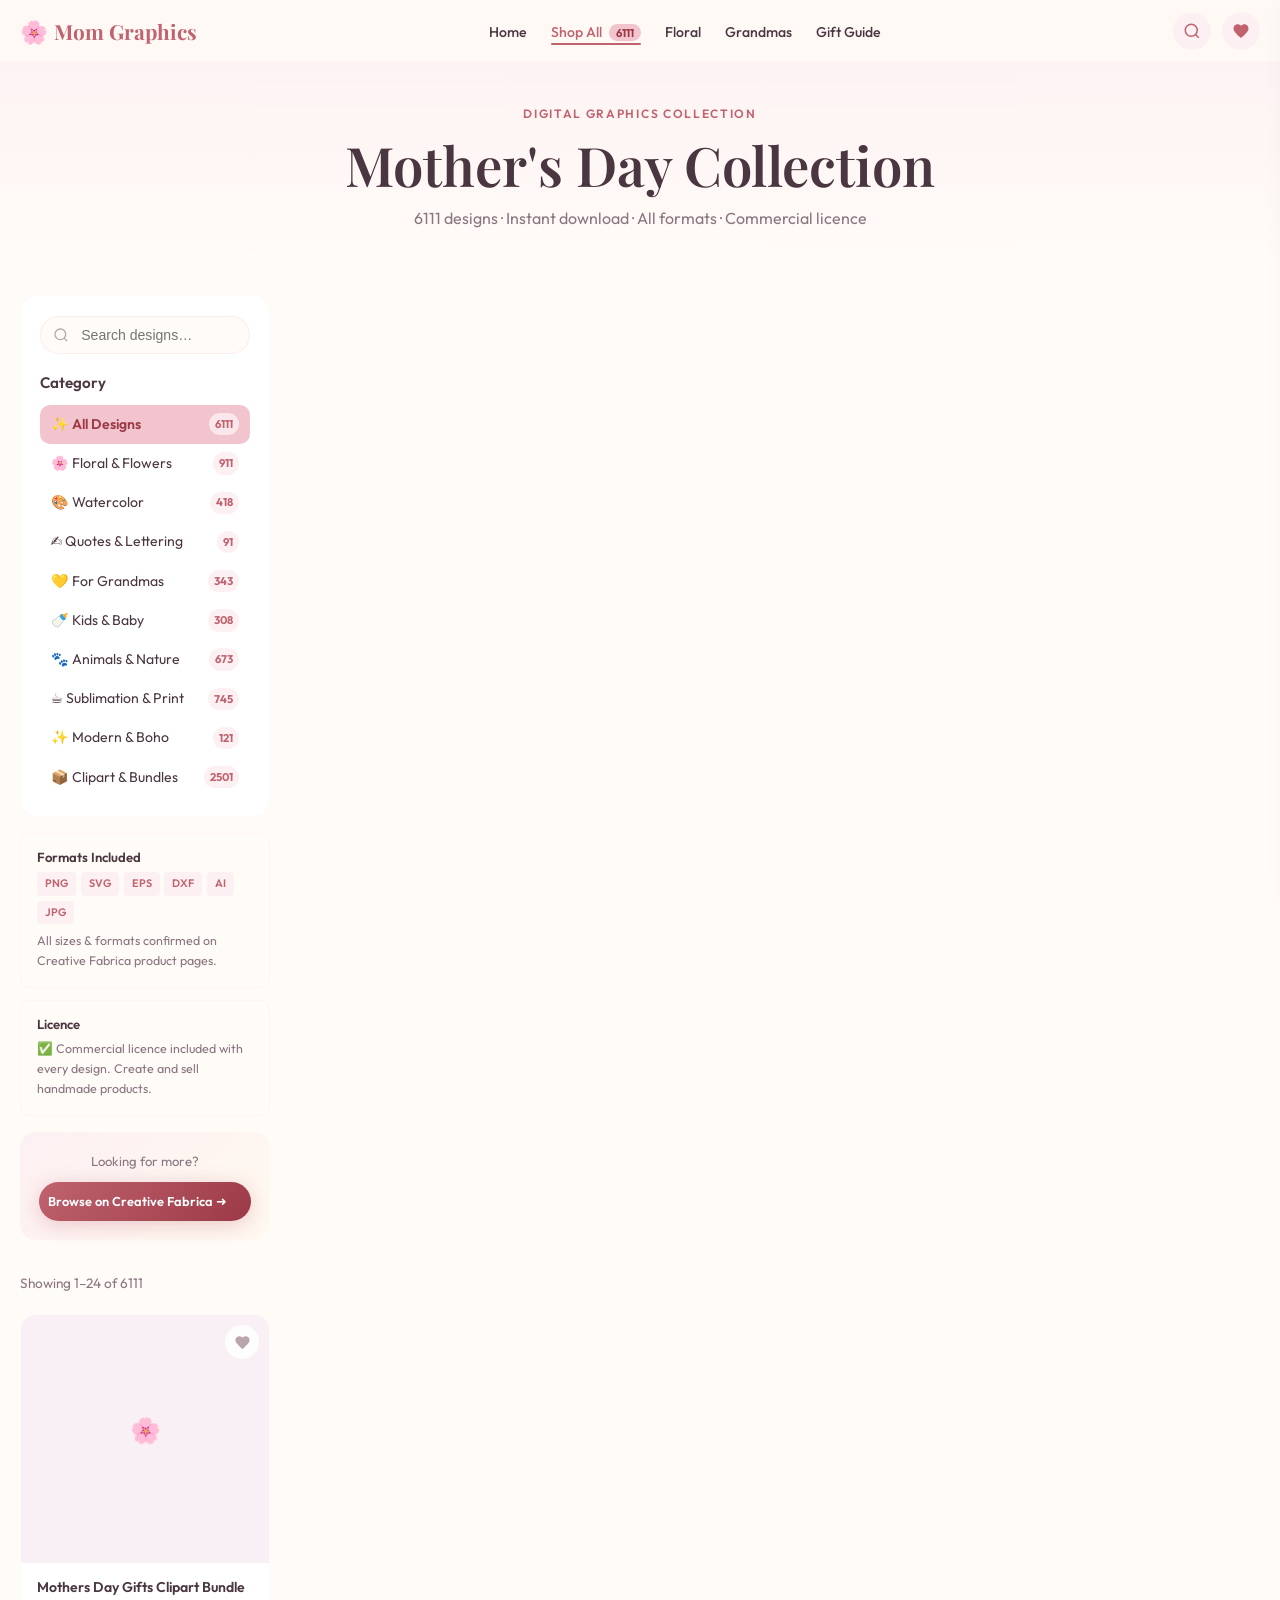
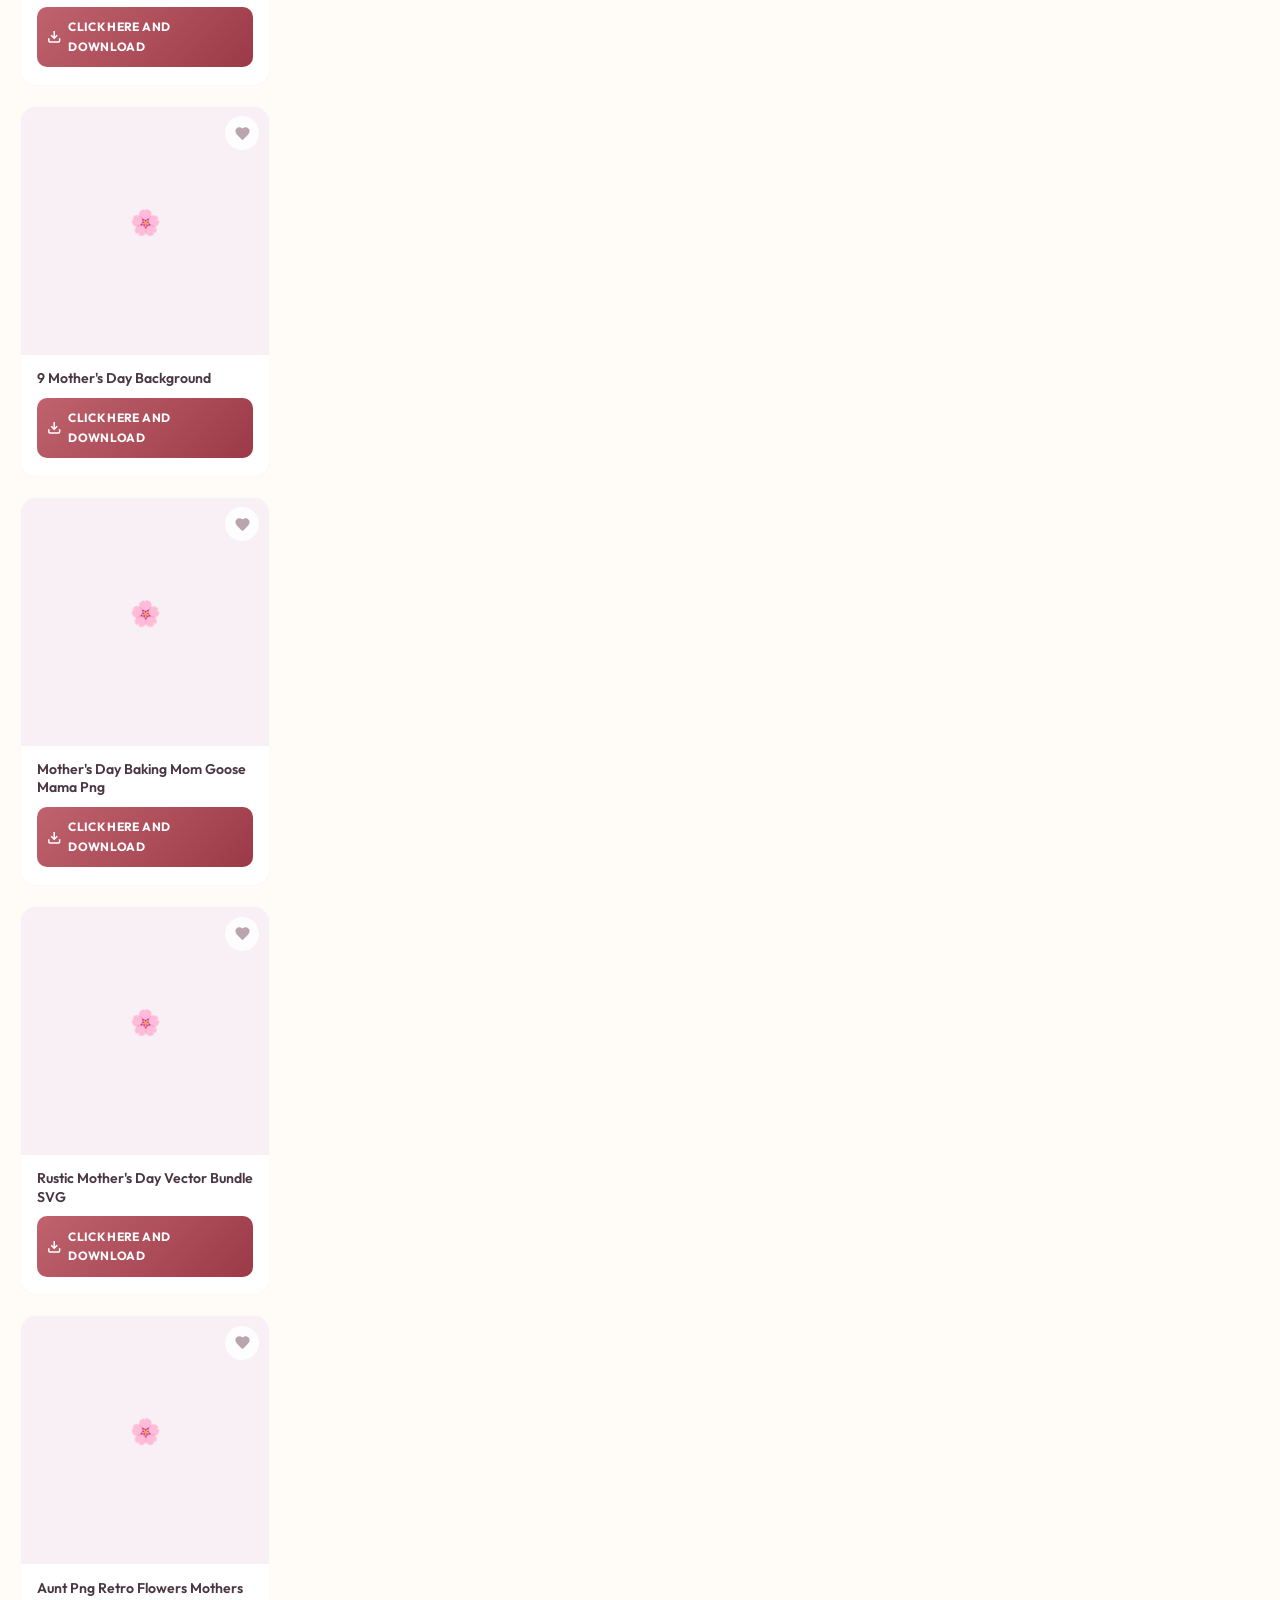
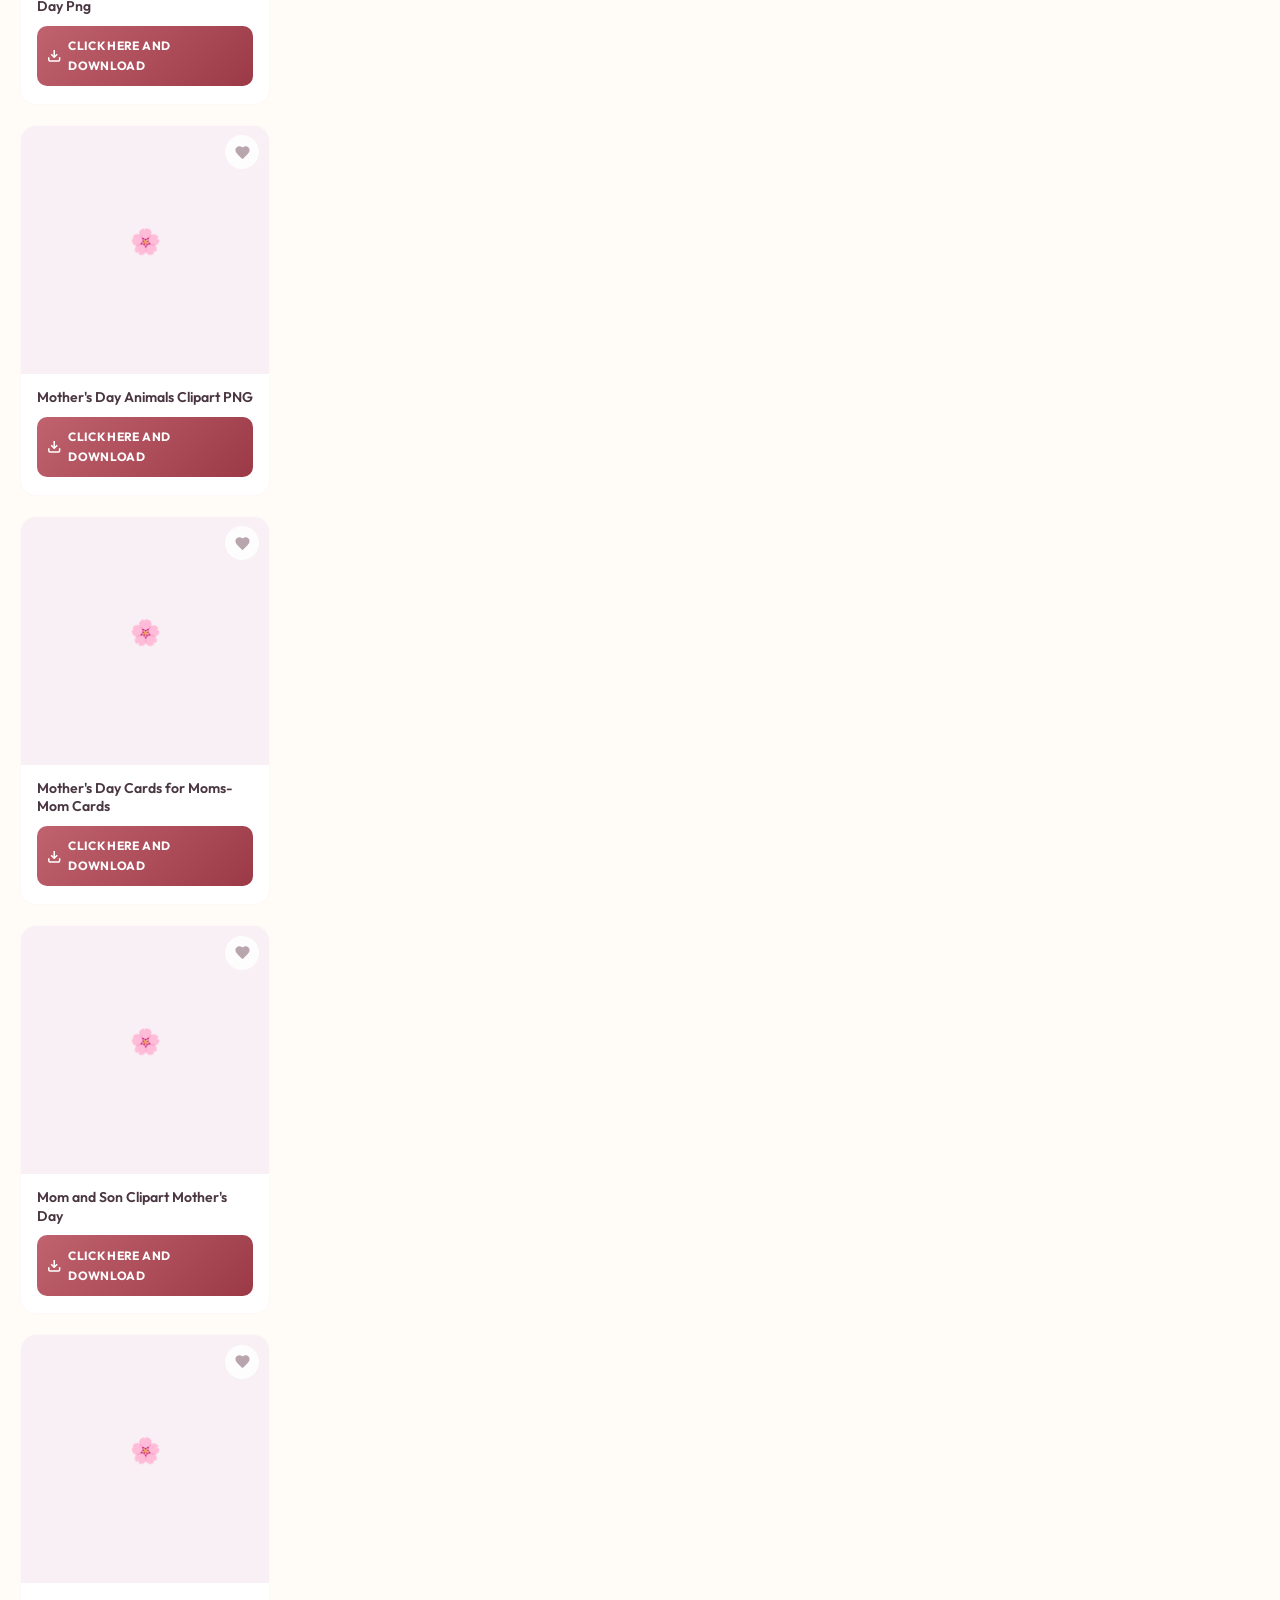
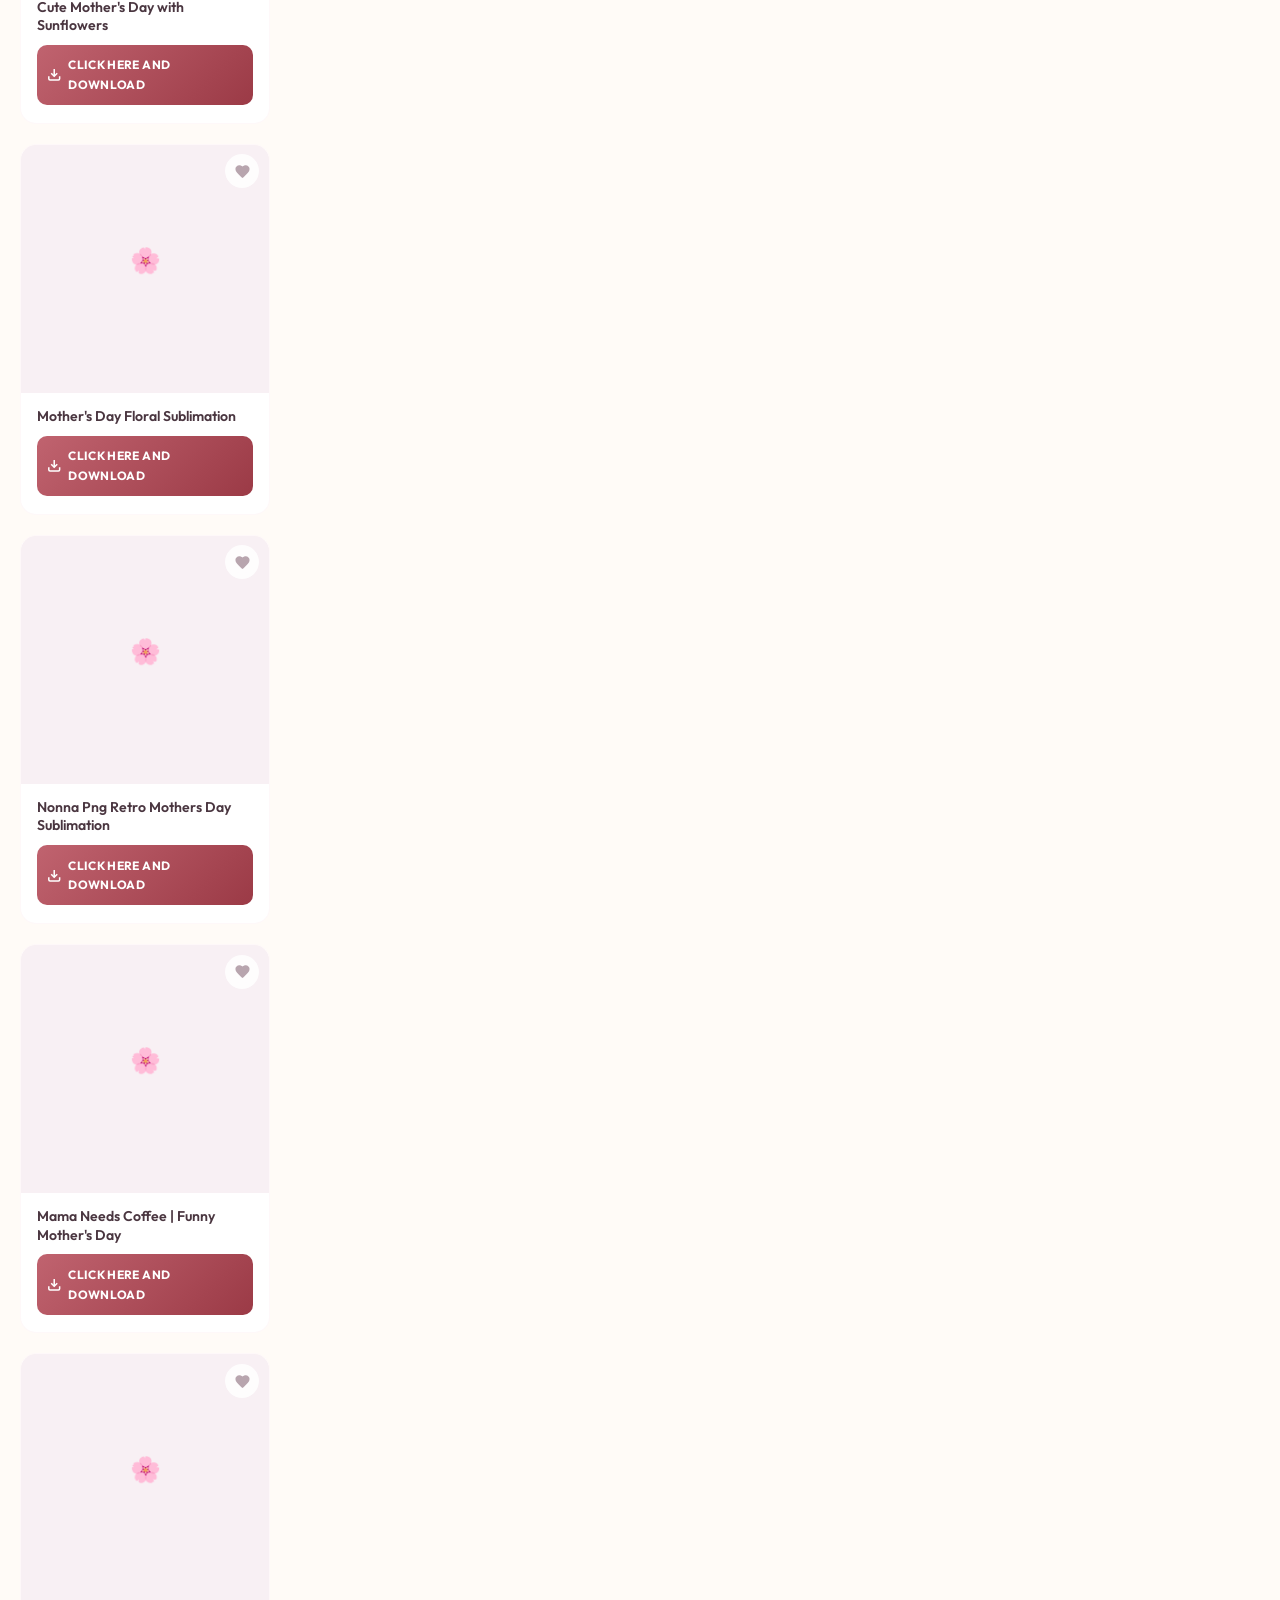
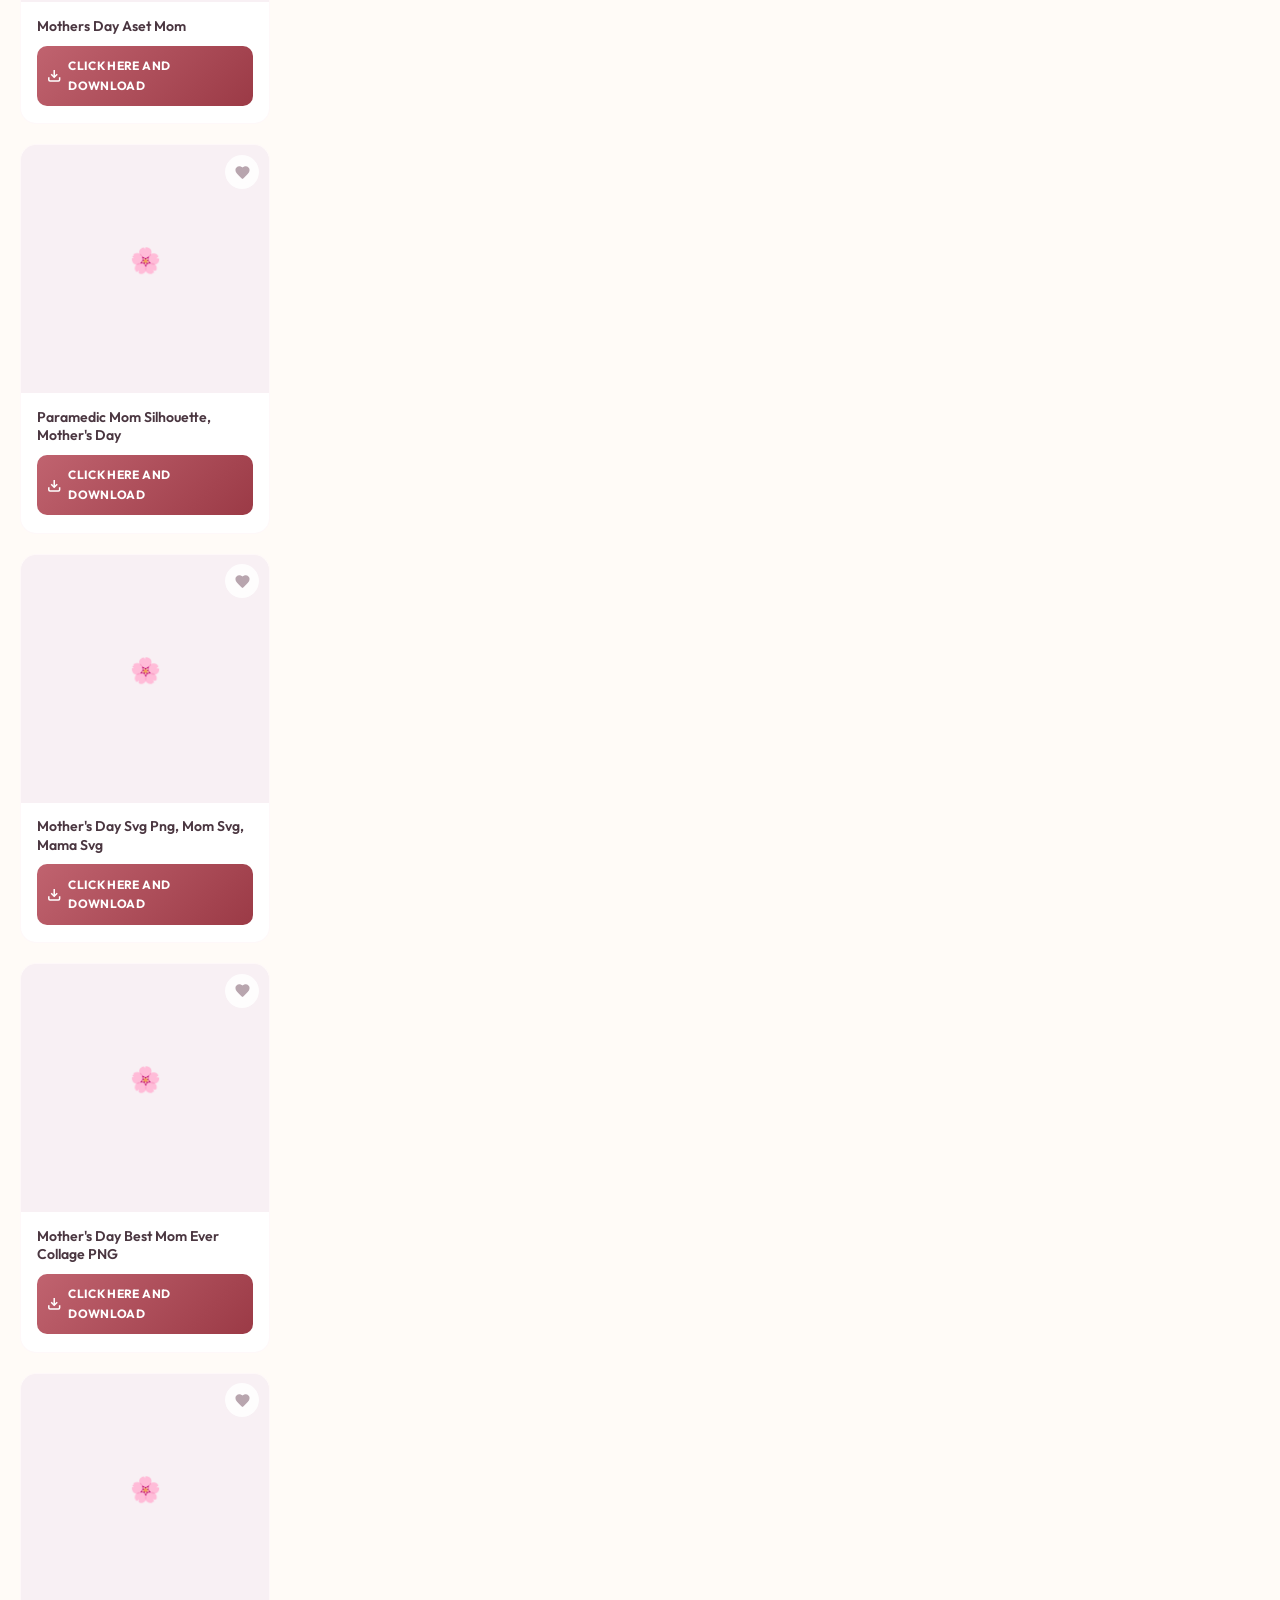
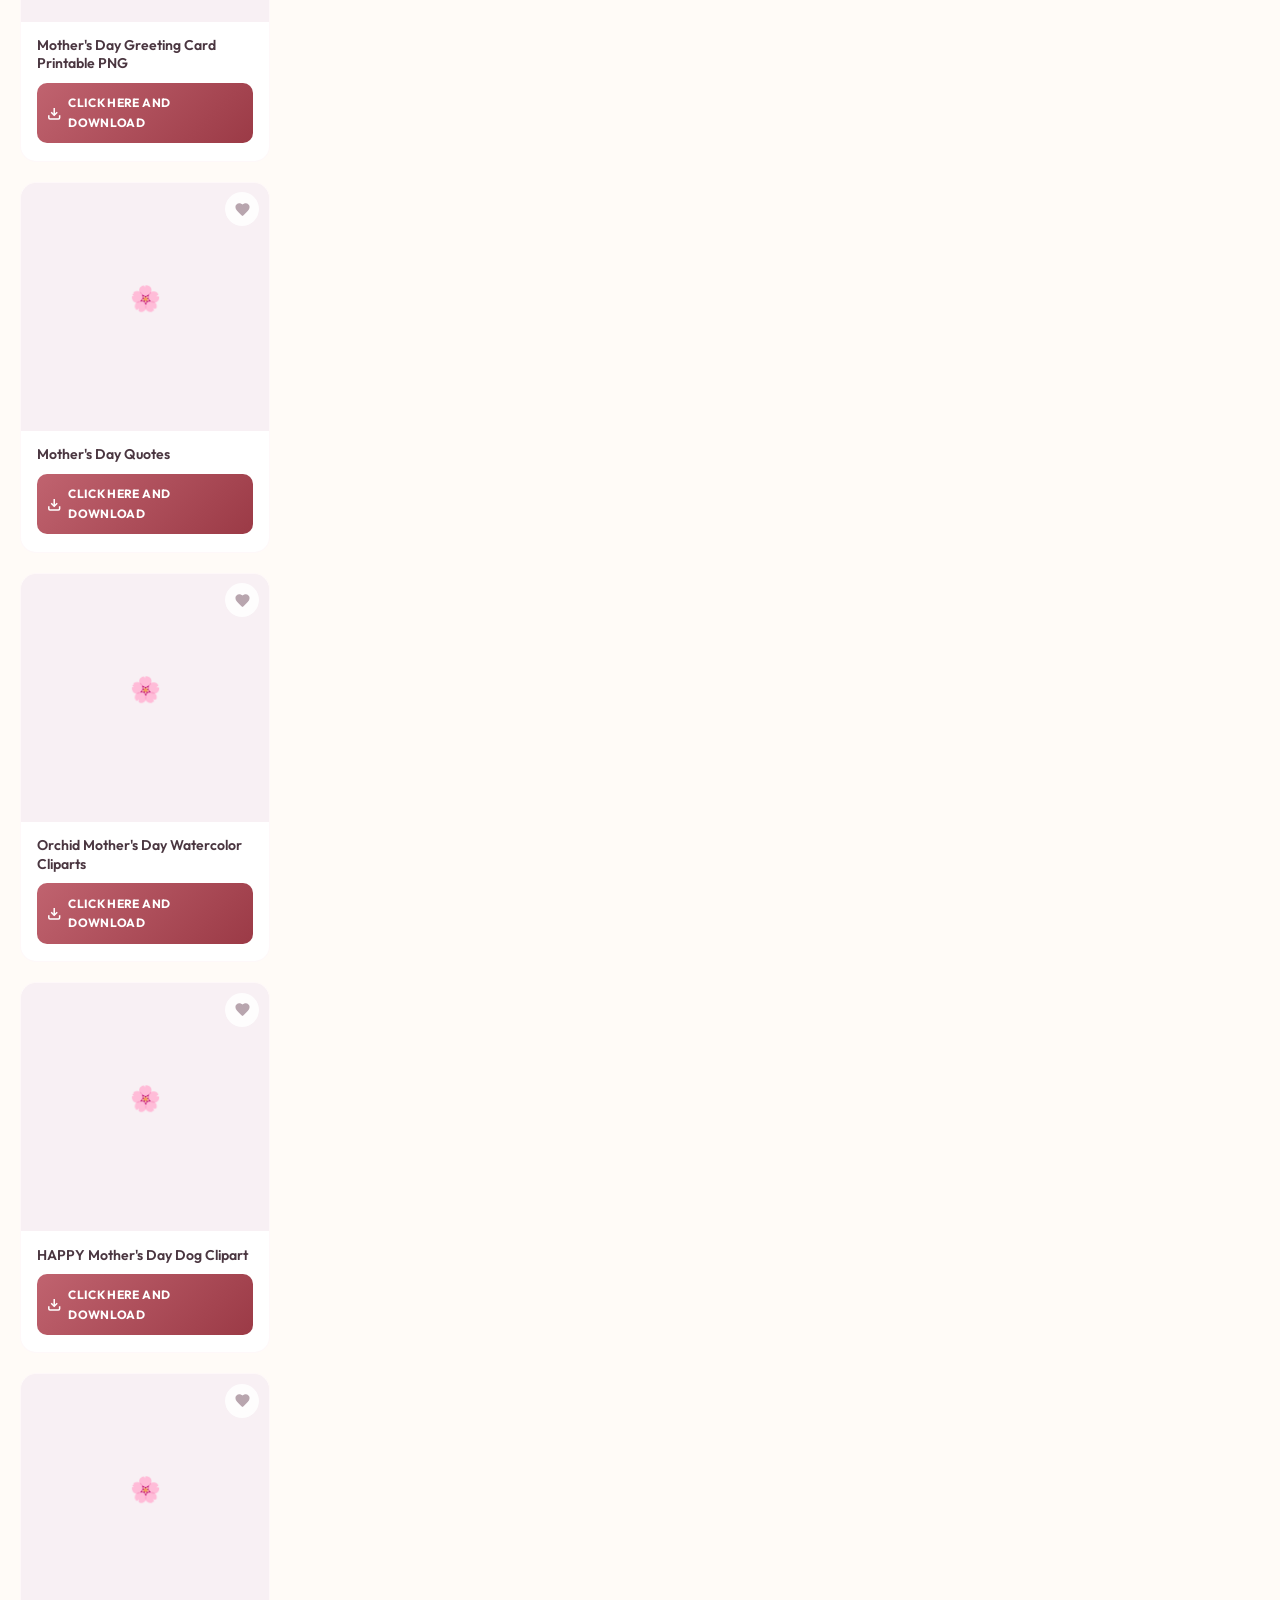
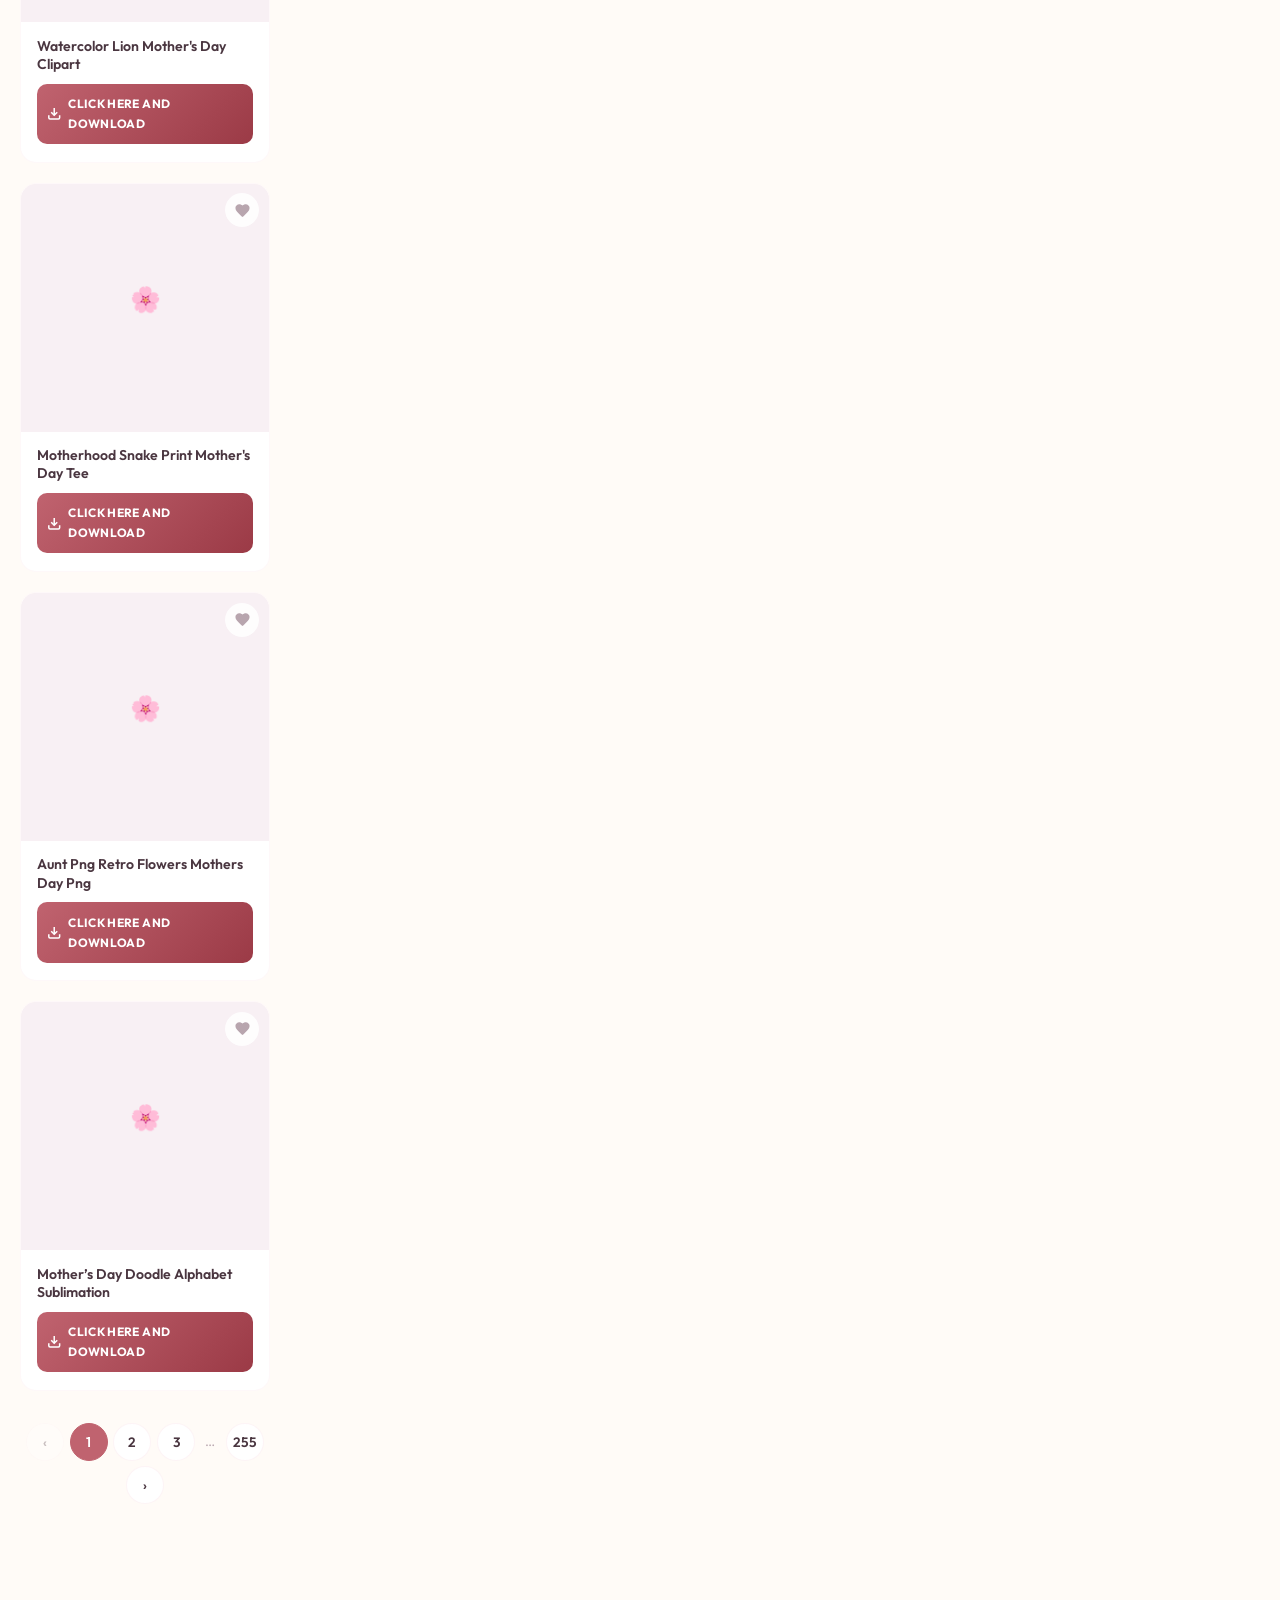
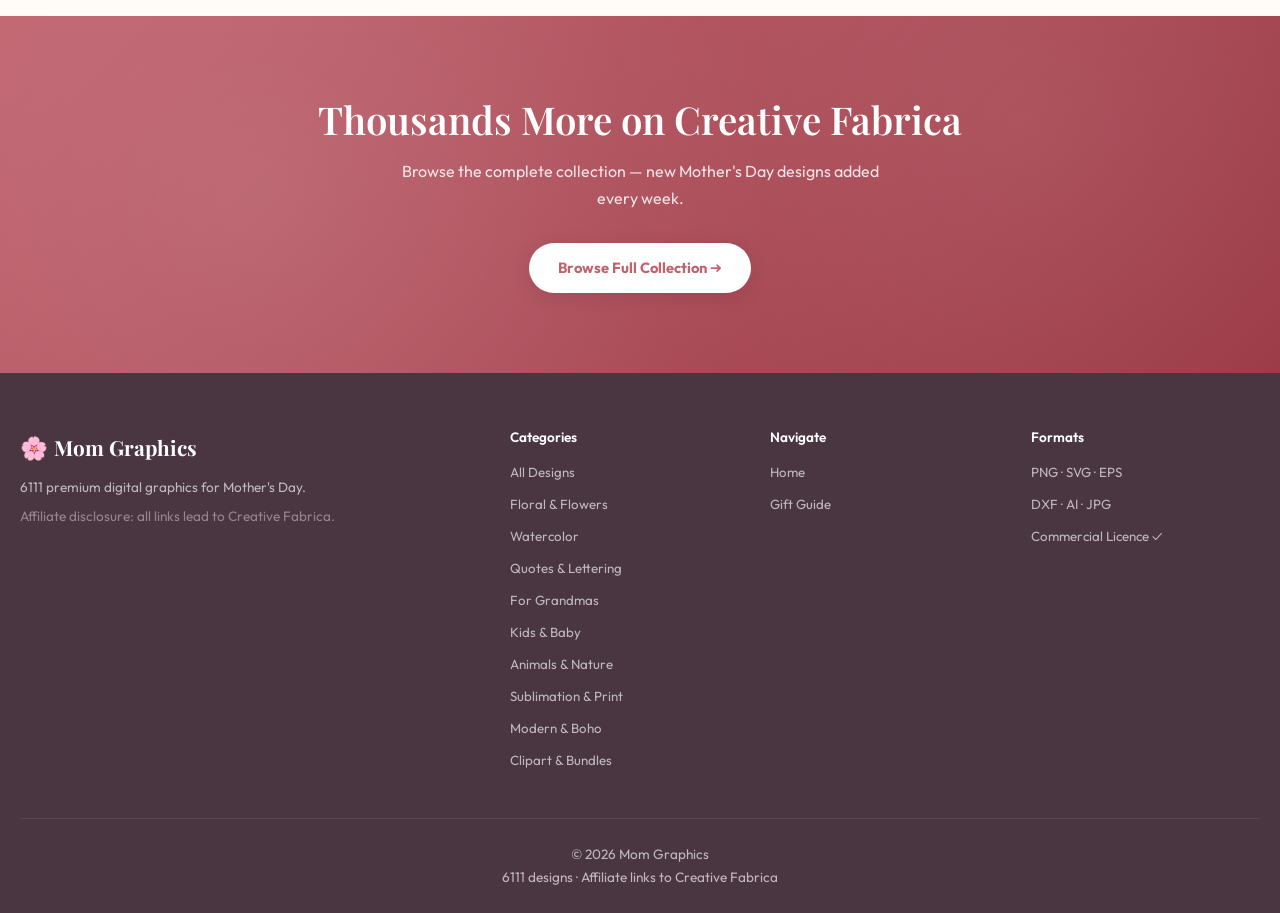
<file: shop.html>
<!DOCTYPE html>
<html lang="en">
<head>
<meta charset="UTF-8">
<meta name="viewport" content="width=device-width,initial-scale=1">
<title>Shop All Designs – Mother's Day Graphics</title>
<meta name="description" content="Browse 6100+ Mother's Day digital graphics. Filter by category, search by name. PNG, SVG, EPS formats. Instant download.">
<link rel="stylesheet" href="style.css">
<link rel="icon" href="data:image/svg+xml,<svg xmlns='http://www.w3.org/2000/svg' viewBox='0 0 100 100'><text y='.9em' font-size='90'>🌸</text></svg>">
</head>
<body>

<!-- SEARCH MODAL -->
<div id="srModal"><div id="srBg"></div>
<div class="sr-box">
  <button class="sr-close" onclick="closeSr()">✕</button>
  <div class="search-w"><svg viewBox="0 0 24 24" fill="none" stroke="currentColor" stroke-width="2"><circle cx="11" cy="11" r="8"/><line x1="21" y1="21" x2="16.65" y2="16.65"/></svg>
  <input type="text" id="msi" placeholder="Search designs…"></div>
  <div id="msr"></div>
</div></div>

<!-- DRAWER -->
<div id="drawer">
  <div class="dr-h"><h3>My Wishlist 🤍</h3><button class="dr-close" onclick="closeD()">✕</button></div>
  <div class="dr-body" id="dList"></div>
  <div class="dr-footer"><a href="https://www.creativefabrica.com/search/ref/20531415/?query=mother&type=Graphics" target="_blank" rel="noopener" class="btn btn-p" style="width:100%;font-size:.82rem;padding:.6rem">Shop All on Creative Fabrica ➜</a></div>
</div>
<div id="dOverlay"></div>

<!-- HEADER -->
<header class="hdr">
<div class="hdr-in">
  <a href="index.html" class="logo"><span>🌸</span> Mom Graphics</a>
  <button class="ham" onclick="toggleNav()" aria-label="Menu"><span></span><span></span><span></span></button>
  <ul class="nav-links">
    <li><a href="index.html">Home</a></li>
    <li><a href="shop.html" class="active">Shop All <span class="cnt" id="navCnt"></span></a></li>
    <li><a href="shop.html?cat=floral">Floral</a></li>
    <li><a href="shop.html?cat=grandma">Grandmas</a></li>
    <li><a href="gift-guide.html">Gift Guide</a></li>
  </ul>
  <div class="nav-act">
    <button class="ico-btn" onclick="openSr()" aria-label="Search"><svg viewBox="0 0 24 24" fill="none" stroke="var(--rose)" stroke-width="2"><circle cx="11" cy="11" r="8"/><line x1="21" y1="21" x2="16.65" y2="16.65"/></svg></button>
    <button class="ico-btn" onclick="openD()" aria-label="Wishlist"><svg viewBox="0 0 24 24" fill="var(--rose)"><path d="M12 21.35l-1.45-1.32C5.4 15.36 2 12.28 2 8.5 2 5.42 4.42 3 7.5 3c1.74 0 3.41.81 4.5 2.09C13.09 3.81 14.76 3 16.5 3 19.58 3 22 5.42 22 8.5c0 3.78-3.4 6.86-8.55 11.54L12 21.35z"/></svg><span class="wc">0</span></button>
  </div>
</div>
</header>

<!-- SHOP HERO -->
<section class="shop-hero">
  <div class="container">
    <span class="sl">Digital Graphics Collection</span>
    <h1>Mother's Day Collection</h1>
    <p><span id="shopTotal"></span> designs · Instant download · All formats · Commercial licence</p>
  </div>
</section>

<!-- SHOP LAYOUT -->
<div class="container">
<div class="shop-lay">

  <!-- Sidebar -->
  <aside class="sidebar">
    <div class="sb-card">
      <div class="search-w">
        <svg viewBox="0 0 24 24" fill="none" stroke="currentColor" stroke-width="2"><circle cx="11" cy="11" r="8"/><line x1="21" y1="21" x2="16.65" y2="16.65"/></svg>
        <input type="text" id="searchInput" placeholder="Search designs…">
      </div>
      <h3>Category</h3>
      <div class="cl act" data-cat="all" onclick="setCat('all')"><span class="cl-l">✨ All Designs</span><span class="cc" data-cat="all">0</span></div>
      <div id="sbCats"></div>
    </div>

    <div class="sb-formats">
      <h4>Formats Included</h4>
      <div class="fmt-tags">
        <span class="fmt-t">PNG</span><span class="fmt-t">SVG</span><span class="fmt-t">EPS</span>
        <span class="fmt-t">DXF</span><span class="fmt-t">AI</span><span class="fmt-t">JPG</span>
      </div>
      <p>All sizes & formats confirmed on Creative Fabrica product pages.</p>
    </div>

    <div class="sb-formats" style="margin-top:.75rem">
      <h4>Licence</h4>
      <p>✅ Commercial licence included with every design. Create and sell handmade products.</p>
    </div>

    <div class="sb-promo">
      <p>Looking for more?</p>
      <a href="https://www.creativefabrica.com/search/ref/20531415/?query=mother&type=Graphics" target="_blank" rel="noopener" class="btn btn-p" style="width:100%;font-size:.8rem;padding:.55rem">Browse on Creative Fabrica ➜</a>
    </div>
  </aside>
  <div id="sidebarOverlay"></div>

  <!-- Main -->
  <main>
    <button class="btn btn-o mob-filter-btn" onclick="toggleSB()">☰ Filters & Categories</button>
    <div class="cat-topbar"><span id="info"></span></div>
    <div class="products-grid" id="grid"></div>
    <div class="pagination" id="pag"></div>
  </main>

</div>
</div>

<!-- CTA -->
<section class="cta-sec" style="margin-top:3rem">
<div class="container aos">
  <h2>Thousands More on Creative Fabrica</h2>
  <p>Browse the complete collection — new Mother's Day designs added every week.</p>
  <a href="https://www.creativefabrica.com/search/ref/20531415/?query=mother&type=Graphics" target="_blank" rel="noopener" class="btn btn-w">Browse Full Collection ➜</a>
</div>
</section>

<!-- FOOTER -->
<footer class="ftr">
<div class="container">
  <div class="ftr-grid">
    <div><div class="logo"><span>🌸</span> Mom Graphics</div><p><span id="ftrTotal"></span> premium digital graphics for Mother's Day.</p><p class="ftr-aff" style="text-align:left;margin-top:.4rem">Affiliate disclosure: all links lead to Creative Fabrica.</p></div>
    <div><h4>Categories</h4><ul id="ftrCats"></ul></div>
    <div><h4>Navigate</h4><ul>
      <li><a href="index.html">Home</a></li>
      <li><a href="gift-guide.html">Gift Guide</a></li>
    </ul></div>
    <div><h4>Formats</h4><ul>
      <li><a href="#">PNG · SVG · EPS</a></li>
      <li><a href="#">DXF · AI · JPG</a></li>
      <li><a href="#">Commercial Licence ✓</a></li>
    </ul></div>
  </div>
  <div class="ftr-bot"><p>&copy; 2026 Mom Graphics<br><span id="ftrTotal2"></span> designs · Affiliate links to Creative Fabrica</p></div>
</div>
</footer>

<!-- MOBILE BAR -->
<div id="mobBar">
  <a href="index.html"><span>🏠</span>Home</a>
  <a href="shop.html"><span>🛍</span>Shop</a>
  <button onclick="openSr()"><span>🔍</span>Search</button>
  <button onclick="openD()"><span>🤍</span>Wishlist</button>
  <a href="gift-guide.html"><span>🎁</span>Guide</a>
</div>

<button id="toTop">↑</button>

<script src="products.js"></script>
<script src="shared.js"></script>
<script>
  const total=P.length;
  document.querySelectorAll('#shopTotal,#ftrTotal,#ftrTotal2').forEach(e=>e.textContent=total);
  document.getElementById('navCnt').textContent=total;
  // Sidebar cats
  (function(){
    const w=document.getElementById('sbCats');if(!w)return;
    w.innerHTML=CATS.map(c=>`<div class="cl" data-cat="${c.id}" onclick="setCat('${c.id}')"><span class="cl-l">${c.icon} ${c.label}</span><span class="cc" data-cat="${c.id}">0</span></div>`).join('');
  })();
  // Footer cats
  (function(){
    const ul=document.getElementById('ftrCats');if(!ul)return;
    let h=`<li><a href="shop.html">All Designs</a></li>`;
    CATS.forEach(c=>h+=`<li><a href="shop.html?cat=${c.id}">${c.label}</a></li>`);
    ul.innerHTML=h;
  })();
</script>
</body>
</html>
</file>
<file: style.css>
/* ============================================================
   Mother's Day Graphics – Style
   ============================================================ */
@import url('https://fonts.googleapis.com/css2?family=Playfair+Display:ital,wght@0,400;0,600;0,700;0,800;1,400;1,600&family=Outfit:wght@300;400;500;600;700&display=swap');

:root{
  --rose:#C0636F;--rose-dk:#9B3A46;--blush:#F2C4CE;--blush-lt:#FDF0F3;
  --cream:#FFF9F0;--cream-dk:#F5EDE0;--gold:#D4A843;--gold-lt:#F5E6C8;
  --mint:#C8E6D0;--lav:#D5C8E6;--lav-dk:#B39DDB;
  --tx:#4A3640;--tx-lt:#8A7580;--muted:#B8A5AE;--bg:#FFFBF7;--wh:#fff;
  --ff:'Playfair Display',Georgia,serif;--fb:'Outfit',system-ui,sans-serif;
  --r:16px;--rs:10px;--ease:cubic-bezier(.4,0,.2,1);
  --sh:0 2px 8px rgba(74,54,64,.06);--shm:0 4px 20px rgba(74,54,64,.08);--shl:0 8px 40px rgba(74,54,64,.12);
}
*,*::before,*::after{box-sizing:border-box;margin:0;padding:0}
html{scroll-behavior:smooth}
body{font-family:var(--fb);color:var(--tx);background:var(--bg);line-height:1.65;overflow-x:hidden}
img{display:block;max-width:100%;height:auto}
a{color:inherit;text-decoration:none}
button{font-family:inherit;cursor:pointer;border:none;background:none}
h1,h2,h3,h4{font-family:var(--ff);font-weight:600;line-height:1.2}
h1{font-size:clamp(2rem,5vw,3.4rem)}
h2{font-size:clamp(1.5rem,3.5vw,2.4rem)}
h2 em{font-style:italic;color:var(--rose)}
.container{max-width:1320px;margin:0 auto;padding:0 1.25rem}
.sl{font-family:var(--fb);font-weight:600;font-size:.75rem;letter-spacing:.14em;text-transform:uppercase;color:var(--rose);margin-bottom:.5rem;display:block}
.aos{opacity:0;transform:translateY(24px);transition:opacity .65s var(--ease),transform .65s var(--ease)}
.aos.vis{opacity:1;transform:none}

/* ── HEADER ──────────────────────────────────────────────── */
.hdr{position:fixed;top:0;left:0;right:0;z-index:1000;background:rgba(255,251,247,.82);backdrop-filter:blur(18px);-webkit-backdrop-filter:blur(18px);border-bottom:1px solid rgba(242,196,206,.18);transition:box-shadow .3s var(--ease)}
.hdr.scrolled{box-shadow:var(--shm)}
.hdr-in{display:flex;align-items:center;justify-content:space-between;height:62px;max-width:1320px;margin:0 auto;padding:0 1.25rem}
.logo{font-family:var(--ff);font-size:1.3rem;font-weight:700;color:var(--rose);display:flex;align-items:center;gap:.4rem}
.logo span{font-size:1.4rem}
.nav-links{display:flex;align-items:center;gap:1.5rem;list-style:none}
.nav-links a{font-size:.88rem;font-weight:500;color:var(--tx);position:relative;transition:color .25s}
.nav-links a::after{content:'';position:absolute;bottom:-4px;left:0;width:0;height:2px;background:var(--rose);border-radius:2px;transition:width .3s}
.nav-links a:hover,.nav-links a.active{color:var(--rose)}
.nav-links a:hover::after,.nav-links a.active::after{width:100%}
.nav-links .cnt{font-size:.7rem;background:var(--blush);color:var(--rose-dk);padding:.1rem .45rem;border-radius:50px;margin-left:.2rem;font-weight:700}
.nav-act{display:flex;align-items:center;gap:.7rem}
.ico-btn{position:relative;width:38px;height:38px;display:flex;align-items:center;justify-content:center;border-radius:50%;background:var(--blush-lt);transition:background .25s}
.ico-btn:hover{background:var(--blush)}
.ico-btn svg{width:18px;height:18px}
.wc{position:absolute;top:-2px;right:-2px;width:17px;height:17px;border-radius:50%;background:var(--rose);color:#fff;font-size:.6rem;font-weight:700;display:none;align-items:center;justify-content:center}
.ham{display:none;width:36px;height:36px;flex-direction:column;justify-content:center;align-items:center;gap:5px}
.ham span{display:block;width:20px;height:2px;background:var(--tx);border-radius:2px}
@media(max-width:768px){
  .ham{display:flex}
  .nav-links{position:fixed;top:62px;left:0;right:0;background:var(--bg);flex-direction:column;gap:0;max-height:0;overflow:hidden;transition:max-height .35s var(--ease);box-shadow:var(--shm);z-index:999}
  .nav-links.open{max-height:360px}
  .nav-links a{display:block;padding:.9rem 1.5rem;border-bottom:1px solid rgba(242,196,206,.15)}
}

/* ── HERO ─────────────────────────────────────────────────── */
.hero{position:relative;min-height:92vh;display:flex;align-items:center;justify-content:center;overflow:hidden;margin-top:62px}
.hero-vid{position:absolute;inset:0;width:100%;height:100%;object-fit:cover}
.hero-ov{position:absolute;inset:0;background:linear-gradient(180deg,rgba(255,251,247,.18) 0%,rgba(255,251,247,.6) 45%,rgba(255,251,247,.94) 100%);z-index:1}
.hero-c{position:relative;z-index:2;text-align:center;max-width:740px;padding:2rem 1.25rem}
.hero-badge{display:inline-block;padding:.3rem .9rem;border-radius:50px;background:rgba(242,196,206,.35);backdrop-filter:blur(8px);font-size:.72rem;font-weight:600;letter-spacing:.1em;text-transform:uppercase;color:var(--rose);margin-bottom:1.2rem}
.hero h1 em{font-style:italic;background:linear-gradient(135deg,var(--rose),var(--rose-dk));-webkit-background-clip:text;-webkit-text-fill-color:transparent}
.hero-sub{font-size:1.05rem;color:var(--tx-lt);max-width:520px;margin:1rem auto 2rem;line-height:1.7}
.hero-btns{display:flex;justify-content:center;gap:1rem;flex-wrap:wrap}
.btn{display:inline-flex;align-items:center;gap:.5rem;padding:.8rem 1.8rem;border-radius:50px;font-weight:600;font-size:.92rem;transition:all .3s var(--ease)}
.btn-p{background:linear-gradient(135deg,var(--rose),var(--rose-dk));color:#fff;box-shadow:0 4px 20px rgba(192,99,111,.3)}
.btn-p:hover{transform:translateY(-2px);box-shadow:0 6px 28px rgba(192,99,111,.4)}
.btn-o{border:2px solid var(--blush);color:var(--rose);background:rgba(255,255,255,.5);backdrop-filter:blur(4px)}
.btn-o:hover{background:var(--blush-lt);transform:translateY(-2px)}
.btn-w{background:#fff;color:var(--rose);font-weight:700;box-shadow:0 4px 20px rgba(0,0,0,.1)}
.btn-w:hover{transform:translateY(-2px);box-shadow:0 6px 28px rgba(0,0,0,.15)}
.hero-scroll{position:absolute;bottom:2rem;left:50%;transform:translateX(-50%);z-index:2;text-align:center;color:var(--muted);font-size:.8rem;animation:bob 2s ease-in-out infinite}
@keyframes bob{0%,100%{transform:translateX(-50%) translateY(0)}50%{transform:translateX(-50%) translateY(8px)}}

/* ── CATEGORIES SECTION ──────────────────────────────────── */
.cats-sec{padding:5rem 0;background:var(--wh)}
.cats-grid{display:grid;grid-template-columns:repeat(auto-fit,minmax(160px,1fr));gap:1rem;margin-top:2rem}
.cat-card{display:flex;align-items:center;gap:.75rem;padding:1rem 1.1rem;border-radius:var(--rs);background:var(--bg);border:1px solid rgba(242,196,206,.15);transition:all .3s var(--ease);cursor:pointer;text-decoration:none}
.cat-card:hover{transform:translateY(-3px);box-shadow:var(--shm);border-color:var(--blush)}
.cat-card .ci{font-size:1.5rem}
.cat-card .ct{font-weight:600;font-size:.9rem;flex:1}
.cat-card .cn{font-size:.72rem;font-weight:700;background:var(--blush-lt);color:var(--rose);padding:.15rem .5rem;border-radius:50px}

/* ── CAROUSEL ─────────────────────────────────────────────── */
.car-sec{padding:5rem 0}
.car-wrap{position:relative}
.car-track{display:flex;gap:1.25rem;overflow-x:auto;scroll-snap-type:x mandatory;-webkit-overflow-scrolling:touch;padding:1rem 0;scrollbar-width:none}
.car-track::-webkit-scrollbar{display:none}
.car-track .pc{min-width:280px;scroll-snap-align:start;flex-shrink:0}
.car-btn{position:absolute;top:50%;transform:translateY(-50%);width:44px;height:44px;border-radius:50%;background:var(--wh);box-shadow:var(--shm);display:flex;align-items:center;justify-content:center;font-size:1.2rem;z-index:5;transition:all .25s}
.car-btn:hover{background:var(--blush-lt);box-shadow:var(--shl)}
.car-btn.l{left:-8px}
.car-btn.r{right:-8px}
@media(max-width:768px){.car-btn{display:none}}

/* ── PRODUCT CARD ─────────────────────────────────────────── */
.pc{background:var(--wh);border-radius:var(--r);overflow:hidden;border:1px solid rgba(242,196,206,.12);transition:transform .35s var(--ease),box-shadow .35s var(--ease);animation:fadeUp .45s var(--ease) both}
.pc:hover{transform:translateY(-5px);box-shadow:var(--shl)}
@keyframes fadeUp{from{opacity:0;transform:translateY(18px)}to{opacity:1;transform:none}}
.pc-img{position:relative;aspect-ratio:1/1;overflow:hidden;background:var(--cream)}
.pc-img img{width:100%;height:100%;object-fit:cover;transition:transform .5s var(--ease)}
.pc:hover .pc-img img{transform:scale(1.05)}
.pc-h{position:absolute;top:.6rem;right:.6rem;width:34px;height:34px;border-radius:50%;background:rgba(255,255,255,.82);backdrop-filter:blur(6px);display:flex;align-items:center;justify-content:center;z-index:2;transition:all .25s}
.pc-h svg{width:17px;height:17px;fill:var(--muted);transition:fill .25s}
.pc-h:hover svg,.pc-h.active svg{fill:var(--rose)}
.pc-h.active{background:var(--blush-lt)}
.pc-b{padding:.9rem 1rem 1.1rem}
.pc-t{font-family:var(--fb);font-size:.88rem;font-weight:600;line-height:1.3;margin-bottom:.65rem;display:-webkit-box;-webkit-line-clamp:2;-webkit-box-orient:vertical;overflow:hidden}
.pc-btn{display:flex;align-items:center;justify-content:center;gap:.4rem;width:100%;padding:.65rem;border-radius:var(--rs);background:linear-gradient(135deg,var(--rose),var(--rose-dk));color:#fff;font-weight:700;font-size:.75rem;letter-spacing:.03em;transition:all .3s var(--ease)}
.pc-btn:hover{box-shadow:0 4px 16px rgba(192,99,111,.35);transform:translateY(-1px)}

/* ── QUOTE SECTION ────────────────────────────────────────── */
.quote-sec{padding:5rem 0;background:linear-gradient(135deg,var(--blush-lt),var(--cream));position:relative;overflow:hidden}
.quote-sec::before{content:'❝';position:absolute;top:-30px;left:50%;transform:translateX(-50%);font-size:14rem;color:rgba(242,196,206,.25);pointer-events:none}
.quote-inner{display:grid;grid-template-columns:1fr 1fr;gap:3rem;align-items:center}
.quote-inner blockquote{font-family:var(--ff);font-size:clamp(1.3rem,2.5vw,2rem);font-style:italic;color:var(--tx);line-height:1.5}
.quote-inner cite{display:block;margin-top:.75rem;font-style:normal;color:var(--tx-lt);font-size:.9rem}
.quote-img{border-radius:var(--r);overflow:hidden;aspect-ratio:4/3}
.quote-img img{width:100%;height:100%;object-fit:cover}
@media(max-width:768px){.quote-inner{grid-template-columns:1fr}.quote-img{display:none}}

/* ── QUIZ SECTION ─────────────────────────────────────────── */
.quiz-sec{padding:5rem 0;background:var(--wh)}
.quiz-box{max-width:700px;margin:2rem auto 0;background:var(--bg);border-radius:var(--r);padding:2.5rem;border:1px solid rgba(242,196,206,.15);text-align:center}
.quiz-box h3{margin-bottom:.5rem}
.quiz-step{color:var(--muted);font-size:.85rem;margin-bottom:1.5rem}
.quiz-opts{display:grid;grid-template-columns:1fr 1fr;gap:.75rem}
.quiz-opts button{padding:1rem;border-radius:var(--rs);border:2px solid rgba(242,196,206,.3);background:var(--wh);font-weight:600;font-size:.95rem;transition:all .25s}
.quiz-opts button:hover{border-color:var(--rose);background:var(--blush-lt);transform:translateY(-2px)}
.quiz-results{display:grid;grid-template-columns:repeat(auto-fill,minmax(140px,1fr));gap:1rem;margin:1.5rem 0}
.quiz-results .pc{animation:none}
.quiz-actions{display:flex;justify-content:center;gap:1rem;margin-top:1rem}
.qbtn-sec{padding:.6rem 1.2rem;border-radius:50px;border:2px solid var(--blush);color:var(--rose);font-weight:600;font-size:.85rem}
.qbtn-pri{padding:.6rem 1.2rem;border-radius:50px;background:var(--rose);color:#fff;font-weight:600;font-size:.85rem;transition:all .25s}
.qbtn-pri:hover{background:var(--rose-dk)}
.quiz-start-btn{padding:.85rem 2rem;border-radius:50px;background:linear-gradient(135deg,var(--rose),var(--rose-dk));color:#fff;font-weight:700;font-size:1rem;transition:all .3s;cursor:pointer;border:none}
.quiz-start-btn:hover{transform:translateY(-2px);box-shadow:0 6px 24px rgba(192,99,111,.35)}

/* ── WHY SECTION ──────────────────────────────────────────── */
.why-sec{padding:5rem 0}
.why-grid{display:grid;grid-template-columns:repeat(auto-fit,minmax(260px,1fr));gap:2rem;margin-top:2rem}
.why-card{text-align:center;padding:2rem 1.5rem;border-radius:var(--r);background:var(--wh);border:1px solid rgba(242,196,206,.12);transition:transform .3s var(--ease),box-shadow .3s var(--ease)}
.why-card:hover{transform:translateY(-4px);box-shadow:var(--shm)}
.why-icon{width:60px;height:60px;border-radius:50%;display:flex;align-items:center;justify-content:center;font-size:1.6rem;margin:0 auto 1rem;background:var(--blush-lt)}
.why-card h3{margin-bottom:.4rem;font-family:var(--fb);font-size:1rem;font-weight:600}
.why-card p{color:var(--tx-lt);font-size:.88rem}

/* ── GUIDE TEASER ─────────────────────────────────────────── */
.guide-sec{padding:5rem 0;background:var(--wh)}
.guide-grid{display:grid;grid-template-columns:repeat(auto-fit,minmax(300px,1fr));gap:1.5rem;margin-top:2rem}
.guide-card{border-radius:var(--r);overflow:hidden;background:var(--bg);border:1px solid rgba(242,196,206,.12);transition:all .3s var(--ease);display:block}
.guide-card:hover{transform:translateY(-4px);box-shadow:var(--shm)}
.guide-card img{width:100%;aspect-ratio:16/10;object-fit:cover}
.guide-card-b{padding:1.2rem}
.guide-tag{font-size:.7rem;font-weight:700;letter-spacing:.1em;text-transform:uppercase;color:var(--rose);margin-bottom:.3rem;display:block}
.guide-card-b h3{margin-bottom:.3rem}
.guide-card-b p{color:var(--tx-lt);font-size:.86rem}

/* ── CTA SECTION ──────────────────────────────────────────── */
.cta-sec{padding:5rem 0;background:linear-gradient(135deg,var(--rose),var(--rose-dk));text-align:center;color:#fff;position:relative;overflow:hidden}
.cta-sec::before{content:'';position:absolute;inset:0;background:radial-gradient(circle at 20% 50%,rgba(255,255,255,.1) 0%,transparent 50%),radial-gradient(circle at 80% 30%,rgba(255,255,255,.07) 0%,transparent 40%)}
.cta-sec h2{color:#fff;position:relative;z-index:1}
.cta-sec p{color:rgba(255,255,255,.85);margin:1rem auto 2rem;max-width:520px;position:relative;z-index:1}
.cta-sec .btn{position:relative;z-index:1}

/* ── ABOUT BLOCK ──────────────────────────────────────────── */
.about-sec{padding:5rem 0}
.about-sec p{max-width:700px;margin:1rem auto 0;text-align:center;color:var(--tx-lt);font-size:1.05rem;line-height:1.8}

/* ── FOOTER ───────────────────────────────────────────────── */
.ftr{background:var(--tx);color:rgba(255,255,255,.65);padding:3.5rem 0 1.5rem}
.ftr-grid{display:grid;grid-template-columns:2fr 1fr 1fr 1fr;gap:2rem;margin-bottom:2.5rem}
.ftr .logo{color:#fff;margin-bottom:.6rem}
.ftr p{font-size:.85rem;line-height:1.7}
.ftr h4{color:#fff;font-family:var(--fb);font-size:.85rem;font-weight:600;margin-bottom:.8rem}
.ftr ul{list-style:none}
.ftr li{margin-bottom:.35rem}
.ftr a{font-size:.83rem;transition:color .25s}
.ftr a:hover{color:var(--blush)}
.ftr-bot{text-align:center;padding-top:1.5rem;border-top:1px solid rgba(255,255,255,.08);font-size:.78rem}
.ftr-aff{text-align:center;font-size:.75rem;color:rgba(255,255,255,.4);margin-top:.5rem}
@media(max-width:768px){.ftr-grid{grid-template-columns:1fr 1fr}}
@media(max-width:480px){.ftr-grid{grid-template-columns:1fr}}

/* ── SHOP PAGE ────────────────────────────────────────────── */
.shop-hero{padding:6.5rem 0 2rem;text-align:center;background:linear-gradient(180deg,var(--blush-lt),var(--bg))}
.shop-hero p{color:var(--tx-lt);max-width:480px;margin:.5rem auto 0}
.shop-lay{display:grid;grid-template-columns:250px 1fr;gap:2rem;padding:2rem 0 4rem}
@media(max-width:900px){.shop-lay{grid-template-columns:1fr}}
.sidebar{position:sticky;top:80px;align-self:start}
@media(max-width:900px){
  .sidebar{position:fixed;top:0;left:-300px;width:280px;height:100vh;background:var(--wh);z-index:2000;padding:1.5rem;overflow-y:auto;transition:left .3s var(--ease);box-shadow:4px 0 30px rgba(0,0,0,.1)}
  .sidebar.mob-open{left:0}
  #sidebarOverlay{position:fixed;inset:0;background:rgba(74,54,64,.3);backdrop-filter:blur(4px);z-index:1999;opacity:0;pointer-events:none;transition:opacity .3s}
  #sidebarOverlay.show{opacity:1;pointer-events:auto}
}
.sb-card{background:var(--wh);border-radius:var(--r);padding:1.2rem;border:1px solid rgba(242,196,206,.12)}
.sb-card h3{font-family:var(--fb);font-size:.95rem;font-weight:600;margin-bottom:.75rem}
.search-w{position:relative;margin-bottom:1.25rem}
.search-w svg{position:absolute;left:.8rem;top:50%;transform:translateY(-50%);width:16px;height:16px;stroke:var(--muted)}
.search-w input{width:100%;padding:.65rem .8rem .65rem 2.5rem;border-radius:50px;border:1px solid rgba(242,196,206,.25);background:var(--bg);font-size:.88rem;outline:none;transition:border-color .25s,box-shadow .25s}
.search-w input:focus{border-color:var(--rose);box-shadow:0 0 0 3px rgba(242,196,206,.2)}
.cl{display:flex;align-items:center;justify-content:space-between;padding:.5rem .65rem;border-radius:var(--rs);cursor:pointer;transition:background .25s;font-size:.88rem}
.cl:hover{background:var(--blush-lt)}
.cl.act{background:var(--blush);color:var(--rose-dk);font-weight:600}
.cl-l{display:flex;align-items:center;gap:.45rem}
.cc{font-size:.7rem;font-weight:700;background:var(--blush-lt);color:var(--rose);padding:.12rem .4rem;border-radius:50px}
.cl.act .cc{background:rgba(255,255,255,.6)}
.sb-promo{margin-top:1rem;text-align:center;padding:1.2rem;background:linear-gradient(135deg,var(--blush-lt),var(--cream));border-radius:var(--r)}
.sb-promo p{font-size:.82rem;color:var(--tx-lt);margin-bottom:.6rem}
.sb-formats{margin-top:1rem;padding:1rem;background:var(--bg);border-radius:var(--rs);border:1px solid rgba(242,196,206,.12)}
.sb-formats h4{font-family:var(--fb);font-size:.82rem;font-weight:600;margin-bottom:.4rem}
.sb-formats p{font-size:.78rem;color:var(--tx-lt);line-height:1.6}
.fmt-tags{display:flex;flex-wrap:wrap;gap:.3rem;margin:.4rem 0}
.fmt-t{padding:.18rem .5rem;border-radius:4px;background:var(--blush-lt);color:var(--rose);font-size:.68rem;font-weight:600}
.mob-filter-btn{display:none;margin-bottom:1rem}
@media(max-width:900px){.mob-filter-btn{display:flex}}
.cat-topbar{display:flex;justify-content:space-between;align-items:center;margin-bottom:1.25rem;flex-wrap:wrap;gap:.5rem}
#info{font-size:.85rem;color:var(--tx-lt)}
.products-grid{display:grid;grid-template-columns:repeat(auto-fill,minmax(240px,1fr));gap:1.25rem}
.no-res{grid-column:1/-1;text-align:center;padding:4rem 1rem;color:var(--tx-lt);font-size:1.05rem}

/* ── PAGINATION ───────────────────────────────────────────── */
.pagination{display:flex;justify-content:center;gap:.35rem;margin-top:2rem;flex-wrap:wrap}
.pg{width:38px;height:38px;border-radius:50%;display:flex;align-items:center;justify-content:center;font-weight:600;font-size:.85rem;color:var(--tx);background:var(--wh);border:1px solid rgba(242,196,206,.18);transition:all .25s}
.pg:hover{background:var(--blush-lt);border-color:var(--blush)}
.pg.act{background:var(--rose);color:#fff;border-color:var(--rose)}
.pg.dis{opacity:.3;pointer-events:none}
.pg-dot{display:flex;align-items:center;padding:0 .3rem;color:var(--muted);font-size:.85rem}

/* ── DRAWER ───────────────────────────────────────────────── */
#drawer{position:fixed;top:0;right:-400px;width:380px;max-width:92vw;height:100vh;background:var(--wh);z-index:2000;box-shadow:-4px 0 30px rgba(0,0,0,.1);transition:right .35s var(--ease);display:flex;flex-direction:column}
#drawer.open{right:0}
.dr-h{display:flex;align-items:center;justify-content:space-between;padding:1rem 1.25rem;border-bottom:1px solid rgba(242,196,206,.15)}
.dr-h h3{font-family:var(--fb);font-size:1rem;font-weight:600}
.dr-close{width:34px;height:34px;display:flex;align-items:center;justify-content:center;border-radius:50%;background:var(--blush-lt);font-size:1rem}
.dr-close:hover{background:var(--blush)}
.dr-body{flex:1;overflow-y:auto;padding:.75rem 1.25rem}
.d-empty{text-align:center;padding:3rem 1rem;color:var(--muted);line-height:1.7}
.d-item{display:flex;align-items:center;gap:.65rem;padding:.65rem 0;border-bottom:1px solid rgba(242,196,206,.08)}
.d-item img{width:50px;height:50px;border-radius:var(--rs);object-fit:cover}
.d-info{flex:1}
.d-title{font-size:.82rem;font-weight:500;display:block;margin-bottom:.15rem}
.d-link{font-size:.75rem;color:var(--rose);font-weight:600}
.d-rm{width:26px;height:26px;border-radius:50%;background:var(--blush-lt);display:flex;align-items:center;justify-content:center;font-size:.7rem;color:var(--muted)}
.d-rm:hover{background:var(--blush);color:var(--rose)}
.dr-footer{padding:1rem 1.25rem;border-top:1px solid rgba(242,196,206,.15)}
#dOverlay{position:fixed;inset:0;background:rgba(74,54,64,.25);backdrop-filter:blur(4px);z-index:1999;opacity:0;pointer-events:none;transition:opacity .3s}
#drawer.open~#dOverlay{opacity:1;pointer-events:auto}

/* ── SEARCH MODAL ─────────────────────────────────────────── */
#srModal{position:fixed;inset:0;z-index:3000;display:flex;align-items:flex-start;justify-content:center;padding:5rem 1rem 2rem;opacity:0;pointer-events:none;transition:opacity .3s}
#srModal.open{opacity:1;pointer-events:auto}
#srBg{position:absolute;inset:0;background:rgba(74,54,64,.4);backdrop-filter:blur(8px)}
.sr-box{position:relative;z-index:1;width:100%;max-width:700px;background:var(--wh);border-radius:var(--r);padding:1.5rem;box-shadow:var(--shl);max-height:80vh;overflow-y:auto}
.sr-box .search-w{margin-bottom:1rem}
.sr-close{position:absolute;top:1rem;right:1rem;width:32px;height:32px;border-radius:50%;background:var(--blush-lt);display:flex;align-items:center;justify-content:center;font-size:.9rem}
.sr-close:hover{background:var(--blush)}
#msr{display:grid;grid-template-columns:repeat(auto-fill,minmax(160px,1fr));gap:1rem}
#msr .pc{animation:none}

/* ── SCROLL TOP ───────────────────────────────────────────── */
#toTop{position:fixed;bottom:2rem;right:2rem;z-index:900;width:42px;height:42px;border-radius:50%;background:var(--rose);color:#fff;display:flex;align-items:center;justify-content:center;box-shadow:var(--shm);opacity:0;transform:translateY(10px);transition:opacity .3s,transform .3s;font-size:1.1rem}
#toTop.show{opacity:1;transform:none}
#toTop:hover{background:var(--rose-dk)}

/* ── MOBILE BOTTOM BAR ────────────────────────────────────── */
#mobBar{position:fixed;bottom:0;left:0;right:0;z-index:800;background:var(--wh);border-top:1px solid rgba(242,196,206,.15);display:flex;justify-content:space-around;padding:.5rem 0;transform:translateY(100%);transition:transform .3s var(--ease);box-shadow:0 -2px 12px rgba(0,0,0,.06)}
#mobBar.show{transform:none}
#mobBar a,#mobBar button{display:flex;flex-direction:column;align-items:center;gap:.15rem;font-size:.65rem;color:var(--tx-lt);font-weight:500;padding:.25rem .5rem;background:none;border:none;cursor:pointer}
#mobBar a span:first-child,#mobBar button span:first-child{font-size:1.2rem}
@media(min-width:769px){#mobBar{display:none}}

/* ── GIFT GUIDE PAGE ──────────────────────────────────────── */
.gg-hero{padding:7rem 0 3rem;text-align:center;background:linear-gradient(180deg,var(--blush-lt),var(--bg))}
.gg-hero p{max-width:580px;margin:1rem auto 0;color:var(--tx-lt);font-size:1.05rem}
.gg-intro{max-width:750px;margin:2rem auto 3rem;padding:0 1.25rem;font-size:1rem;color:var(--tx-lt);line-height:1.8;text-align:center}
.gg-protip{background:var(--blush-lt);border-radius:var(--r);padding:1.25rem 1.5rem;max-width:750px;margin:0 auto 3rem;font-size:.9rem;line-height:1.7;color:var(--tx)}
.gg-ideas{padding:0 0 4rem}
.idea{display:grid;grid-template-columns:1fr 1fr;gap:2.5rem;align-items:start;padding:3rem 0;border-bottom:1px solid rgba(242,196,206,.12)}
.idea:nth-child(even){direction:rtl}
.idea:nth-child(even)>*{direction:ltr}
.idea-num{display:inline-flex;align-items:center;justify-content:center;width:38px;height:38px;border-radius:50%;background:var(--blush);color:var(--rose-dk);font-weight:800;font-size:.95rem;margin-bottom:.5rem}
.idea-body h3{font-size:1.2rem;margin-bottom:.4rem}
.idea-body p{color:var(--tx-lt);font-size:.9rem;margin-bottom:.75rem;line-height:1.7}
.idea-tips{list-style:none;margin-bottom:1rem}
.idea-tips li{padding:.25rem 0;font-size:.87rem;color:var(--tx-lt)}
.idea-imgs{display:grid;grid-template-columns:repeat(auto-fill,minmax(120px,1fr));gap:.75rem}
.idea-imgs a{border-radius:var(--rs);overflow:hidden;aspect-ratio:1/1;display:block;transition:transform .3s}
.idea-imgs a:hover{transform:scale(1.04)}
.idea-imgs img{width:100%;height:100%;object-fit:cover}
@media(max-width:768px){.idea,.idea:nth-child(even){grid-template-columns:1fr;direction:ltr}}
.gg-featured{padding:3rem 0 4rem}
.gg-featured .products-grid{margin-top:1.5rem}

/* ── Section header ───────────────────────────────────────── */
.sec-h{display:flex;align-items:flex-end;justify-content:space-between;margin-bottom:2rem;flex-wrap:wrap;gap:1rem}
.sec-h .btn{font-size:.82rem;padding:.55rem 1.2rem}
</file>
